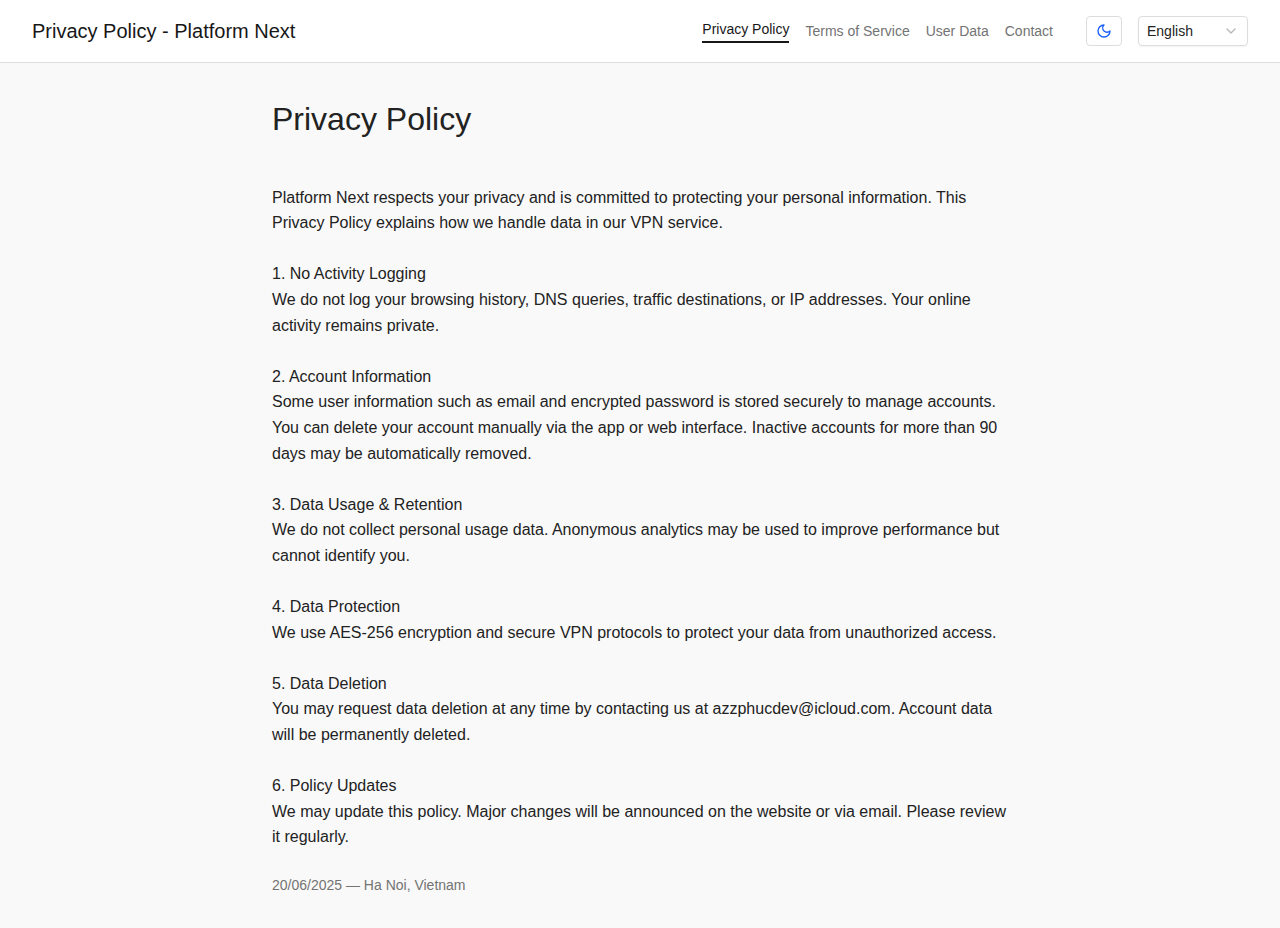
<file: index.html>
<!DOCTYPE html><html lang="en"><head><meta charSet="utf-8" data-next-head=""/><meta name="viewport" content="width=device-width" data-next-head=""/><title data-next-head="">None - PlatformNext</title><meta name="description" content="We do not collect or log user activity or browsing history" data-next-head=""/><meta property="og:type" content="website" data-next-head=""/><meta property="og:url" content="https://policy.platformnext.dev" data-next-head=""/><meta property="og:title" content="None - PlatformNext" data-next-head=""/><meta property="og:description" content="We do not collect or log user activity or browsing history" data-next-head=""/><meta property="og:image" content="https://policy.platformnext.dev/banner.png" data-next-head=""/><meta name="twitter:card" content="summary_large_image" data-next-head=""/><meta name="twitter:url" content="https://policy.platformnext.dev" data-next-head=""/><meta name="twitter:title" content="None - PlatformNext" data-next-head=""/><meta name="twitter:description" content="We do not collect or log user activity or browsing history" data-next-head=""/><meta name="twitter:image" content="https://policy.platformnext.dev/banner.png" data-next-head=""/><link rel="icon" href="/favicon.ico" data-next-head=""/><link rel="apple-touch-icon" sizes="180x180" href="/apple-touch-icon.png" data-next-head=""/><link rel="icon" type="image/png" sizes="32x32" href="/favicon-32x32.png" data-next-head=""/><link rel="icon" type="image/png" sizes="16x16" href="/favicon-16x16.png" data-next-head=""/><link rel="manifest" href="/site.webmanifest" data-next-head=""/><link rel="preload" href="/_next/static/css/c3213ff8b4beeea8.css" as="style"/><link rel="stylesheet" href="/_next/static/css/c3213ff8b4beeea8.css" data-n-g=""/><noscript data-n-css=""></noscript><script defer="" nomodule="" src="/_next/static/chunks/polyfills-42372ed130431b0a.js"></script><script src="/_next/static/chunks/webpack-a91c5b7bfa5e5954.js" defer=""></script><script src="/_next/static/chunks/framework-f75312fc4004b783.js" defer=""></script><script src="/_next/static/chunks/main-44188fb0539760d9.js" defer=""></script><script src="/_next/static/chunks/pages/_app-5213f820ed30f7d5.js" defer=""></script><script src="/_next/static/chunks/230-5443ad96548554c5.js" defer=""></script><script src="/_next/static/chunks/9-ebe08e102e72ec83.js" defer=""></script><script src="/_next/static/chunks/107-8e88934cc4bc4696.js" defer=""></script><script src="/_next/static/chunks/pages/index-86bc6dfc2fb45b89.js" defer=""></script><script src="/_next/static/8Y32rsmeikubbNpSwcjH0/_buildManifest.js" defer=""></script><script src="/_next/static/8Y32rsmeikubbNpSwcjH0/_ssgManifest.js" defer=""></script></head><body><div id="__next"></div><script id="__NEXT_DATA__" type="application/json">{"props":{"pageProps":{}},"page":"/","query":{},"buildId":"8Y32rsmeikubbNpSwcjH0","nextExport":true,"autoExport":true,"isFallback":false,"scriptLoader":[]}</script></body></html>
</file>
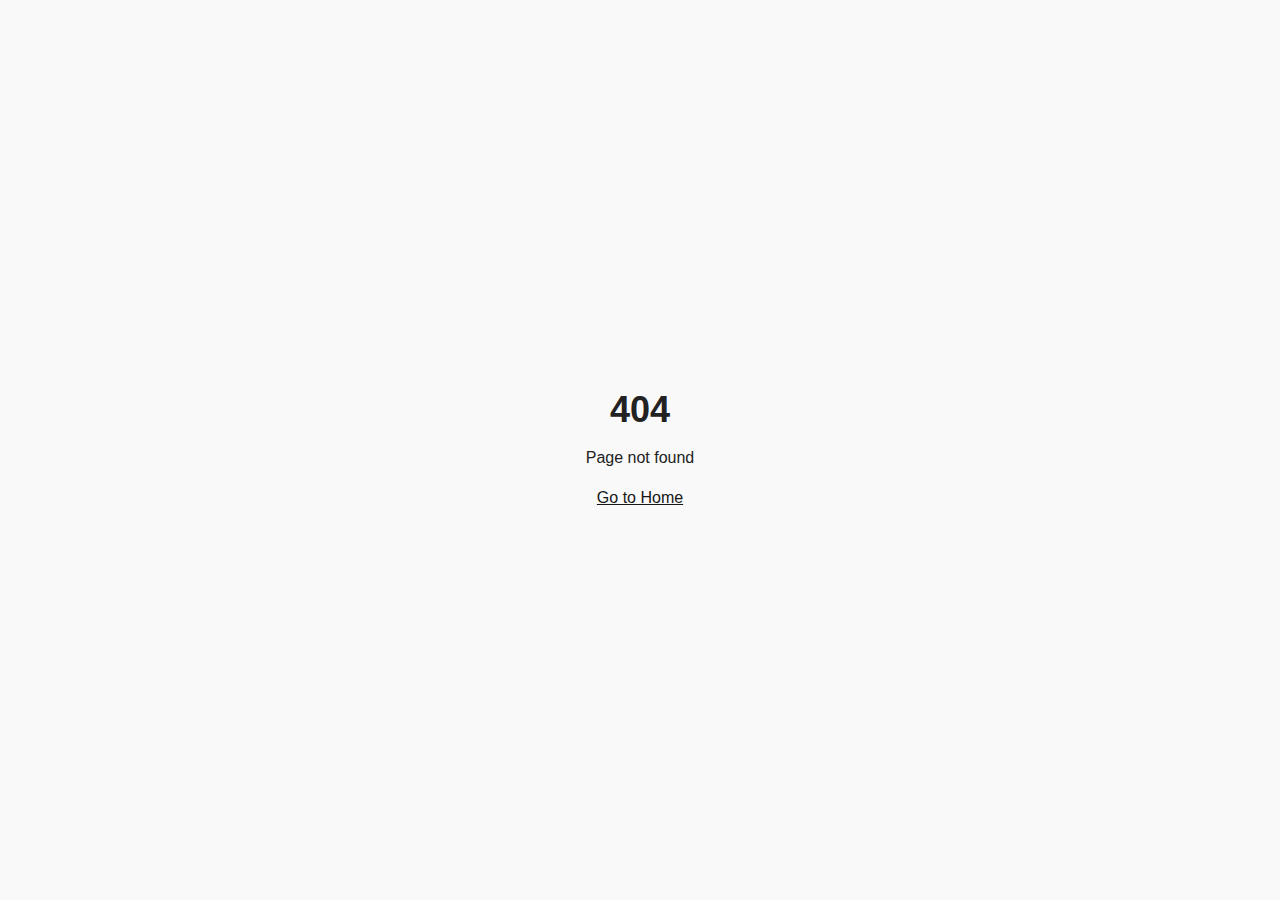
<file: 404/index.html>
<!DOCTYPE html><html lang="en"><head><meta charSet="utf-8" data-next-head=""/><meta name="viewport" content="width=device-width" data-next-head=""/><title data-next-head="">404 - Page Not Found - PlatformNext</title><meta name="description" content="We do not collect or log user activity or browsing history" data-next-head=""/><meta property="og:type" content="website" data-next-head=""/><meta property="og:url" content="https://policy.platformnext.dev" data-next-head=""/><meta property="og:title" content="404 - Page Not Found - PlatformNext" data-next-head=""/><meta property="og:description" content="We do not collect or log user activity or browsing history" data-next-head=""/><meta property="og:image" content="https://policy.platformnext.dev/banner.png" data-next-head=""/><meta name="twitter:card" content="summary_large_image" data-next-head=""/><meta name="twitter:url" content="https://policy.platformnext.dev" data-next-head=""/><meta name="twitter:title" content="404 - Page Not Found - PlatformNext" data-next-head=""/><meta name="twitter:description" content="We do not collect or log user activity or browsing history" data-next-head=""/><meta name="twitter:image" content="https://policy.platformnext.dev/banner.png" data-next-head=""/><link rel="icon" href="/favicon.ico" data-next-head=""/><link rel="apple-touch-icon" sizes="180x180" href="/apple-touch-icon.png" data-next-head=""/><link rel="icon" type="image/png" sizes="32x32" href="/favicon-32x32.png" data-next-head=""/><link rel="icon" type="image/png" sizes="16x16" href="/favicon-16x16.png" data-next-head=""/><link rel="manifest" href="/site.webmanifest" data-next-head=""/><link rel="preload" href="/_next/static/css/c3213ff8b4beeea8.css" as="style"/><link rel="stylesheet" href="/_next/static/css/c3213ff8b4beeea8.css" data-n-g=""/><noscript data-n-css=""></noscript><script defer="" nomodule="" src="/_next/static/chunks/polyfills-42372ed130431b0a.js"></script><script src="/_next/static/chunks/webpack-a91c5b7bfa5e5954.js" defer=""></script><script src="/_next/static/chunks/framework-f75312fc4004b783.js" defer=""></script><script src="/_next/static/chunks/main-44188fb0539760d9.js" defer=""></script><script src="/_next/static/chunks/pages/_app-5213f820ed30f7d5.js" defer=""></script><script src="/_next/static/chunks/230-5443ad96548554c5.js" defer=""></script><script src="/_next/static/chunks/pages/404-1ef84c9545a01efe.js" defer=""></script><script src="/_next/static/8Y32rsmeikubbNpSwcjH0/_buildManifest.js" defer=""></script><script src="/_next/static/8Y32rsmeikubbNpSwcjH0/_ssgManifest.js" defer=""></script></head><body><div id="__next"><div class="min-h-screen flex flex-col items-center justify-center text-center p-4"><h1 class="text-4xl font-bold mb-4">404</h1><p class="mb-4">Page not found</p><a class="text-primary underline" href="/">Go to Home</a></div></div><script id="__NEXT_DATA__" type="application/json">{"props":{"pageProps":{}},"page":"/404","query":{},"buildId":"8Y32rsmeikubbNpSwcjH0","nextExport":true,"autoExport":true,"isFallback":false,"scriptLoader":[]}</script></body></html>
</file>
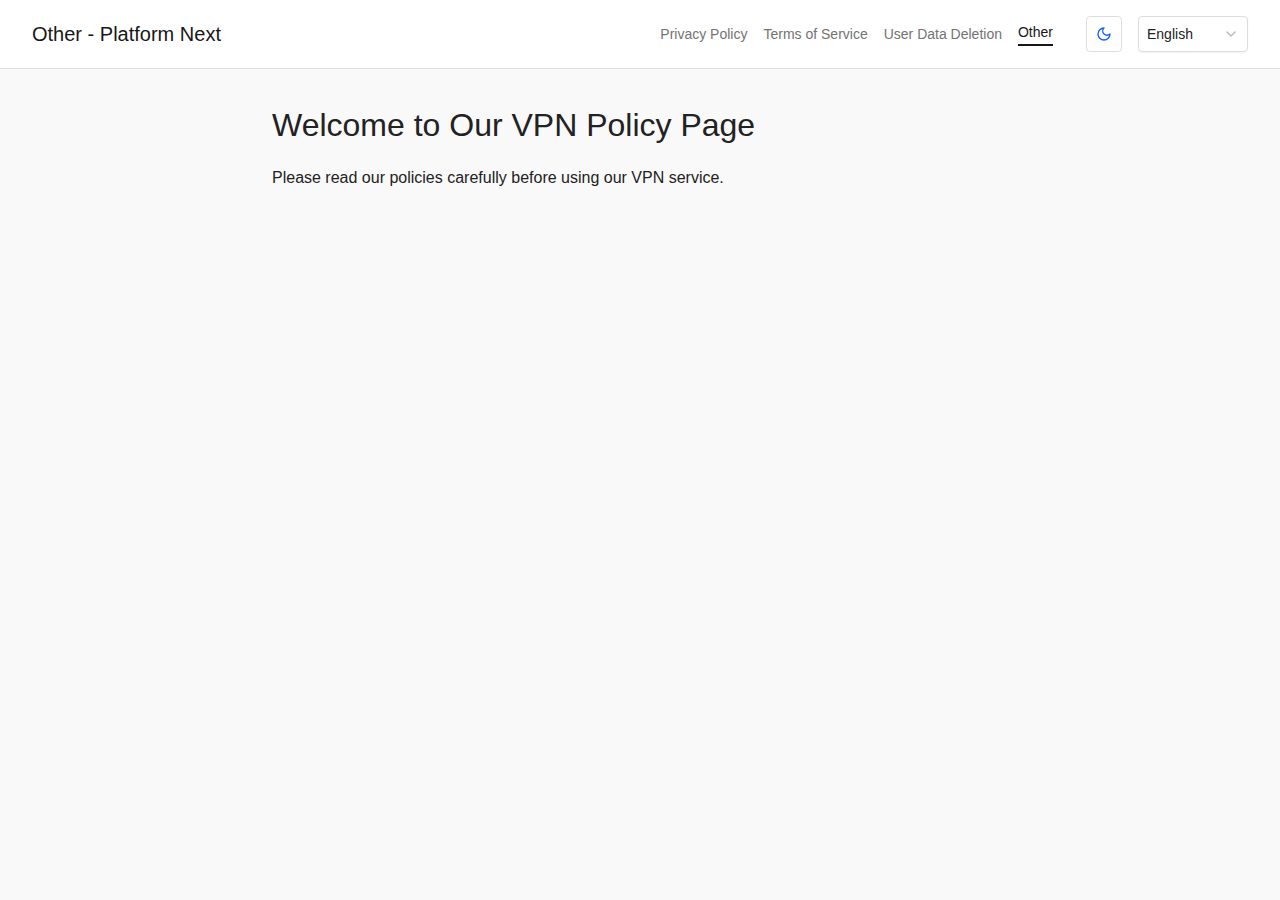
<file: about/index.html>
<!DOCTYPE html><html lang="en"><head><meta charSet="utf-8" data-next-head=""/><meta name="viewport" content="width=device-width" data-next-head=""/><link rel="preload" href="/_next/static/css/dbcc7372b59f2213.css" as="style"/><link rel="stylesheet" href="/_next/static/css/dbcc7372b59f2213.css" data-n-g=""/><noscript data-n-css=""></noscript><script defer="" nomodule="" src="/_next/static/chunks/polyfills-42372ed130431b0a.js"></script><script src="/_next/static/chunks/webpack-a91c5b7bfa5e5954.js" defer=""></script><script src="/_next/static/chunks/framework-f75312fc4004b783.js" defer=""></script><script src="/_next/static/chunks/main-44188fb0539760d9.js" defer=""></script><script src="/_next/static/chunks/pages/_app-b9bbc693c07ab417.js" defer=""></script><script src="/_next/static/chunks/230-5443ad96548554c5.js" defer=""></script><script src="/_next/static/chunks/9-ebe08e102e72ec83.js" defer=""></script><script src="/_next/static/chunks/107-4132dbcd6686bf9d.js" defer=""></script><script src="/_next/static/chunks/pages/about-e6fdc8307e29548a.js" defer=""></script><script src="/_next/static/QdiDQ6Kvgf3uyLh4x75jS/_buildManifest.js" defer=""></script><script src="/_next/static/QdiDQ6Kvgf3uyLh4x75jS/_ssgManifest.js" defer=""></script></head><body><div id="__next"></div><script id="__NEXT_DATA__" type="application/json">{"props":{"pageProps":{}},"page":"/about","query":{},"buildId":"QdiDQ6Kvgf3uyLh4x75jS","nextExport":true,"autoExport":true,"isFallback":false,"scriptLoader":[]}</script></body></html>
</file>
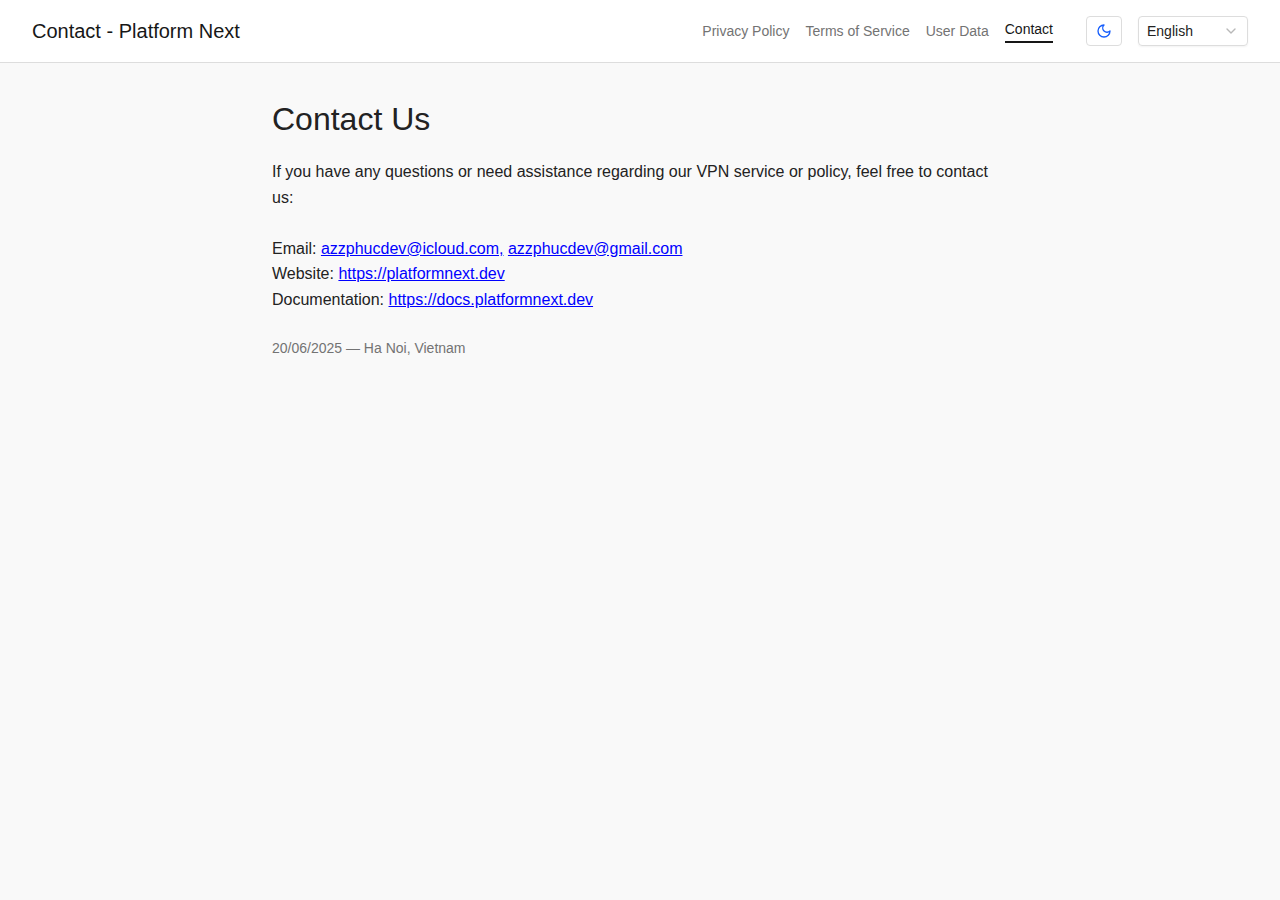
<file: contact/index.html>
<!DOCTYPE html><html lang="en"><head><meta charSet="utf-8" data-next-head=""/><meta name="viewport" content="width=device-width" data-next-head=""/><title data-next-head="">Contact Us - PlatformNext</title><meta name="description" content="We do not collect or log user activity or browsing history" data-next-head=""/><meta property="og:type" content="website" data-next-head=""/><meta property="og:url" content="https://policy.platformnext.dev" data-next-head=""/><meta property="og:title" content="Contact Us - PlatformNext" data-next-head=""/><meta property="og:description" content="We do not collect or log user activity or browsing history" data-next-head=""/><meta property="og:image" content="https://policy.platformnext.dev/banner.png" data-next-head=""/><meta name="twitter:card" content="summary_large_image" data-next-head=""/><meta name="twitter:url" content="https://policy.platformnext.dev" data-next-head=""/><meta name="twitter:title" content="Contact Us - PlatformNext" data-next-head=""/><meta name="twitter:description" content="We do not collect or log user activity or browsing history" data-next-head=""/><meta name="twitter:image" content="https://policy.platformnext.dev/banner.png" data-next-head=""/><link rel="icon" href="/favicon.ico" data-next-head=""/><link rel="apple-touch-icon" sizes="180x180" href="/apple-touch-icon.png" data-next-head=""/><link rel="icon" type="image/png" sizes="32x32" href="/favicon-32x32.png" data-next-head=""/><link rel="icon" type="image/png" sizes="16x16" href="/favicon-16x16.png" data-next-head=""/><link rel="manifest" href="/site.webmanifest" data-next-head=""/><link rel="preload" href="/_next/static/css/c3213ff8b4beeea8.css" as="style"/><link rel="stylesheet" href="/_next/static/css/c3213ff8b4beeea8.css" data-n-g=""/><noscript data-n-css=""></noscript><script defer="" nomodule="" src="/_next/static/chunks/polyfills-42372ed130431b0a.js"></script><script src="/_next/static/chunks/webpack-a91c5b7bfa5e5954.js" defer=""></script><script src="/_next/static/chunks/framework-f75312fc4004b783.js" defer=""></script><script src="/_next/static/chunks/main-44188fb0539760d9.js" defer=""></script><script src="/_next/static/chunks/pages/_app-5213f820ed30f7d5.js" defer=""></script><script src="/_next/static/chunks/230-5443ad96548554c5.js" defer=""></script><script src="/_next/static/chunks/9-ebe08e102e72ec83.js" defer=""></script><script src="/_next/static/chunks/107-8e88934cc4bc4696.js" defer=""></script><script src="/_next/static/chunks/pages/contact-cda917b68f239953.js" defer=""></script><script src="/_next/static/8Y32rsmeikubbNpSwcjH0/_buildManifest.js" defer=""></script><script src="/_next/static/8Y32rsmeikubbNpSwcjH0/_ssgManifest.js" defer=""></script></head><body><div id="__next"></div><script id="__NEXT_DATA__" type="application/json">{"props":{"pageProps":{}},"page":"/contact","query":{},"buildId":"8Y32rsmeikubbNpSwcjH0","nextExport":true,"autoExport":true,"isFallback":false,"scriptLoader":[]}</script></body></html>
</file>
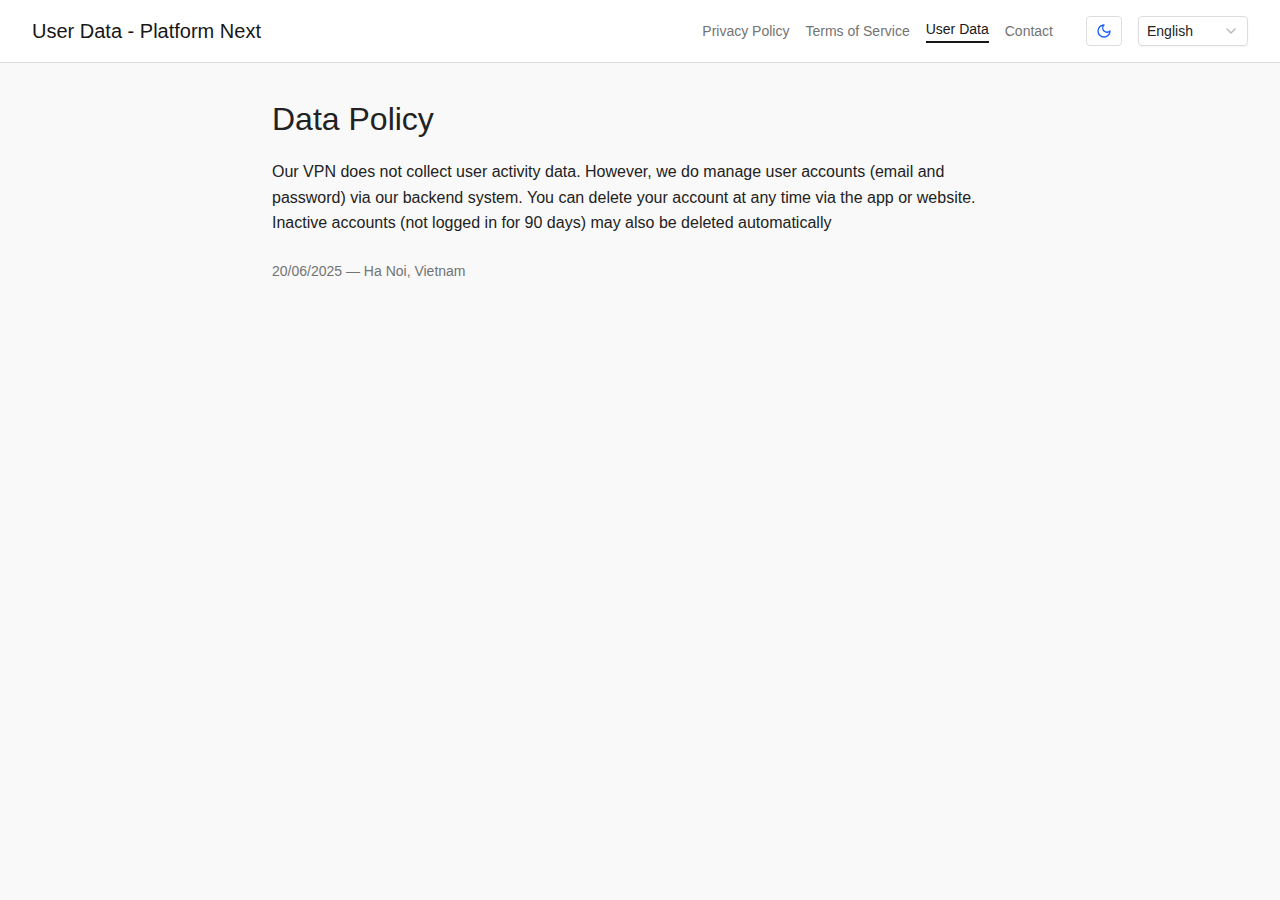
<file: data-deletion/index.html>
<!DOCTYPE html><html lang="en"><head><meta charSet="utf-8" data-next-head=""/><meta name="viewport" content="width=device-width" data-next-head=""/><title data-next-head="">Data Policy - PlatformNext</title><meta name="description" content="We do not collect or log user activity or browsing history" data-next-head=""/><meta property="og:type" content="website" data-next-head=""/><meta property="og:url" content="https://policy.platformnext.dev" data-next-head=""/><meta property="og:title" content="Data Policy - PlatformNext" data-next-head=""/><meta property="og:description" content="We do not collect or log user activity or browsing history" data-next-head=""/><meta property="og:image" content="https://policy.platformnext.dev/banner.png" data-next-head=""/><meta name="twitter:card" content="summary_large_image" data-next-head=""/><meta name="twitter:url" content="https://policy.platformnext.dev" data-next-head=""/><meta name="twitter:title" content="Data Policy - PlatformNext" data-next-head=""/><meta name="twitter:description" content="We do not collect or log user activity or browsing history" data-next-head=""/><meta name="twitter:image" content="https://policy.platformnext.dev/banner.png" data-next-head=""/><link rel="icon" href="/favicon.ico" data-next-head=""/><link rel="apple-touch-icon" sizes="180x180" href="/apple-touch-icon.png" data-next-head=""/><link rel="icon" type="image/png" sizes="32x32" href="/favicon-32x32.png" data-next-head=""/><link rel="icon" type="image/png" sizes="16x16" href="/favicon-16x16.png" data-next-head=""/><link rel="manifest" href="/site.webmanifest" data-next-head=""/><link rel="preload" href="/_next/static/css/c3213ff8b4beeea8.css" as="style"/><link rel="stylesheet" href="/_next/static/css/c3213ff8b4beeea8.css" data-n-g=""/><noscript data-n-css=""></noscript><script defer="" nomodule="" src="/_next/static/chunks/polyfills-42372ed130431b0a.js"></script><script src="/_next/static/chunks/webpack-a91c5b7bfa5e5954.js" defer=""></script><script src="/_next/static/chunks/framework-f75312fc4004b783.js" defer=""></script><script src="/_next/static/chunks/main-44188fb0539760d9.js" defer=""></script><script src="/_next/static/chunks/pages/_app-5213f820ed30f7d5.js" defer=""></script><script src="/_next/static/chunks/230-5443ad96548554c5.js" defer=""></script><script src="/_next/static/chunks/9-ebe08e102e72ec83.js" defer=""></script><script src="/_next/static/chunks/107-8e88934cc4bc4696.js" defer=""></script><script src="/_next/static/chunks/pages/data-deletion-58319c1d4d195b50.js" defer=""></script><script src="/_next/static/8Y32rsmeikubbNpSwcjH0/_buildManifest.js" defer=""></script><script src="/_next/static/8Y32rsmeikubbNpSwcjH0/_ssgManifest.js" defer=""></script></head><body><div id="__next"></div><script id="__NEXT_DATA__" type="application/json">{"props":{"pageProps":{}},"page":"/data-deletion","query":{},"buildId":"8Y32rsmeikubbNpSwcjH0","nextExport":true,"autoExport":true,"isFallback":false,"scriptLoader":[]}</script></body></html>
</file>
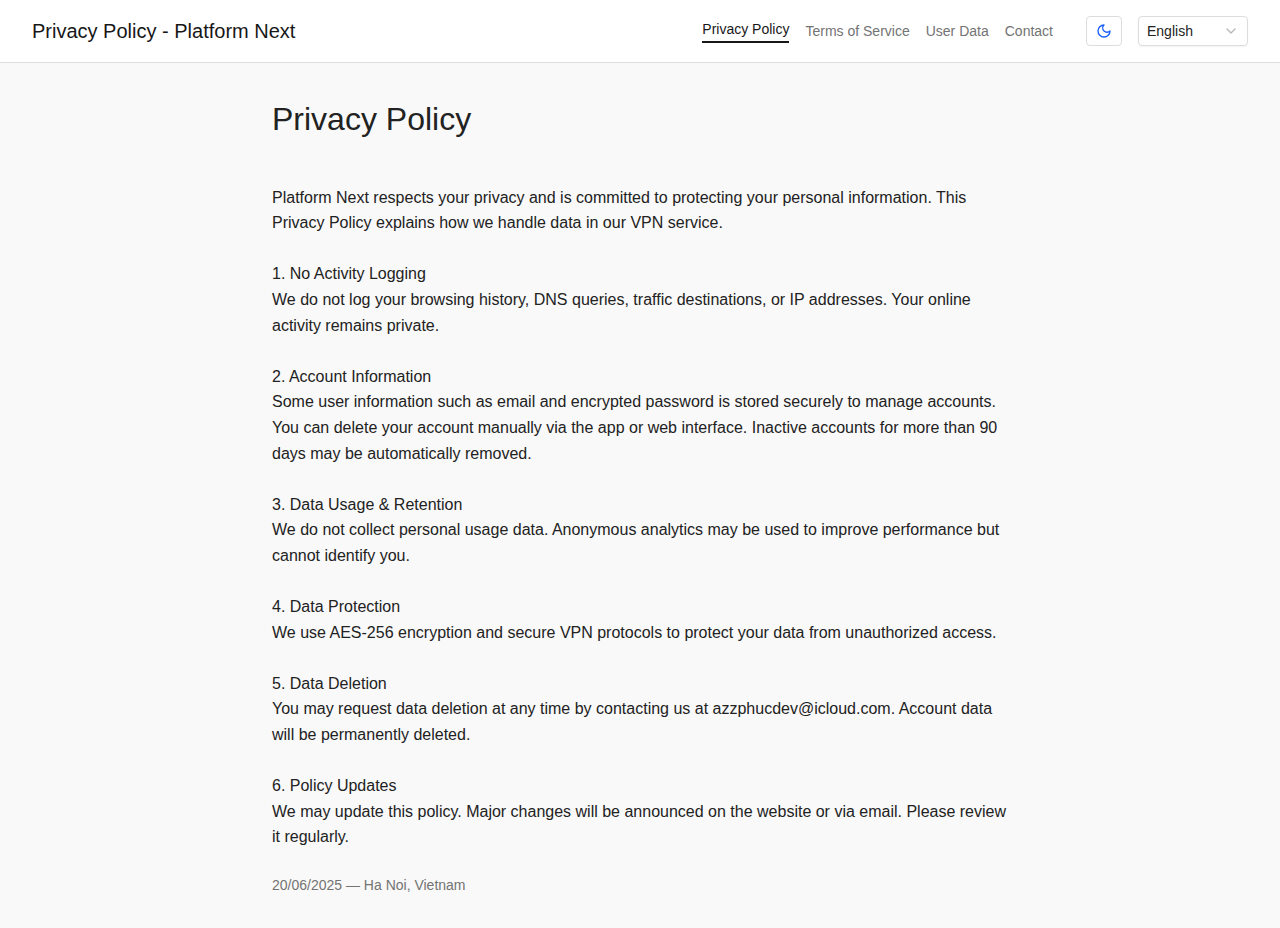
<file: privacy/index.html>
<!DOCTYPE html><html lang="en"><head><meta charSet="utf-8" data-next-head=""/><meta name="viewport" content="width=device-width" data-next-head=""/><title data-next-head="">Privacy Policy - PlatformNext</title><meta name="description" content="We do not collect or log user activity or browsing history" data-next-head=""/><meta property="og:type" content="website" data-next-head=""/><meta property="og:url" content="https://policy.platformnext.dev" data-next-head=""/><meta property="og:title" content="Privacy Policy - PlatformNext" data-next-head=""/><meta property="og:description" content="We do not collect or log user activity or browsing history" data-next-head=""/><meta property="og:image" content="https://policy.platformnext.dev/banner.png" data-next-head=""/><meta name="twitter:card" content="summary_large_image" data-next-head=""/><meta name="twitter:url" content="https://policy.platformnext.dev" data-next-head=""/><meta name="twitter:title" content="Privacy Policy - PlatformNext" data-next-head=""/><meta name="twitter:description" content="We do not collect or log user activity or browsing history" data-next-head=""/><meta name="twitter:image" content="https://policy.platformnext.dev/banner.png" data-next-head=""/><link rel="icon" href="/favicon.ico" data-next-head=""/><link rel="apple-touch-icon" sizes="180x180" href="/apple-touch-icon.png" data-next-head=""/><link rel="icon" type="image/png" sizes="32x32" href="/favicon-32x32.png" data-next-head=""/><link rel="icon" type="image/png" sizes="16x16" href="/favicon-16x16.png" data-next-head=""/><link rel="manifest" href="/site.webmanifest" data-next-head=""/><link rel="preload" href="/_next/static/css/c3213ff8b4beeea8.css" as="style"/><link rel="stylesheet" href="/_next/static/css/c3213ff8b4beeea8.css" data-n-g=""/><noscript data-n-css=""></noscript><script defer="" nomodule="" src="/_next/static/chunks/polyfills-42372ed130431b0a.js"></script><script src="/_next/static/chunks/webpack-a91c5b7bfa5e5954.js" defer=""></script><script src="/_next/static/chunks/framework-f75312fc4004b783.js" defer=""></script><script src="/_next/static/chunks/main-44188fb0539760d9.js" defer=""></script><script src="/_next/static/chunks/pages/_app-5213f820ed30f7d5.js" defer=""></script><script src="/_next/static/chunks/230-5443ad96548554c5.js" defer=""></script><script src="/_next/static/chunks/9-ebe08e102e72ec83.js" defer=""></script><script src="/_next/static/chunks/107-8e88934cc4bc4696.js" defer=""></script><script src="/_next/static/chunks/pages/privacy-eb71edad3d440c6e.js" defer=""></script><script src="/_next/static/8Y32rsmeikubbNpSwcjH0/_buildManifest.js" defer=""></script><script src="/_next/static/8Y32rsmeikubbNpSwcjH0/_ssgManifest.js" defer=""></script></head><body><div id="__next"></div><script id="__NEXT_DATA__" type="application/json">{"props":{"pageProps":{}},"page":"/privacy","query":{},"buildId":"8Y32rsmeikubbNpSwcjH0","nextExport":true,"autoExport":true,"isFallback":false,"scriptLoader":[]}</script></body></html>
</file>
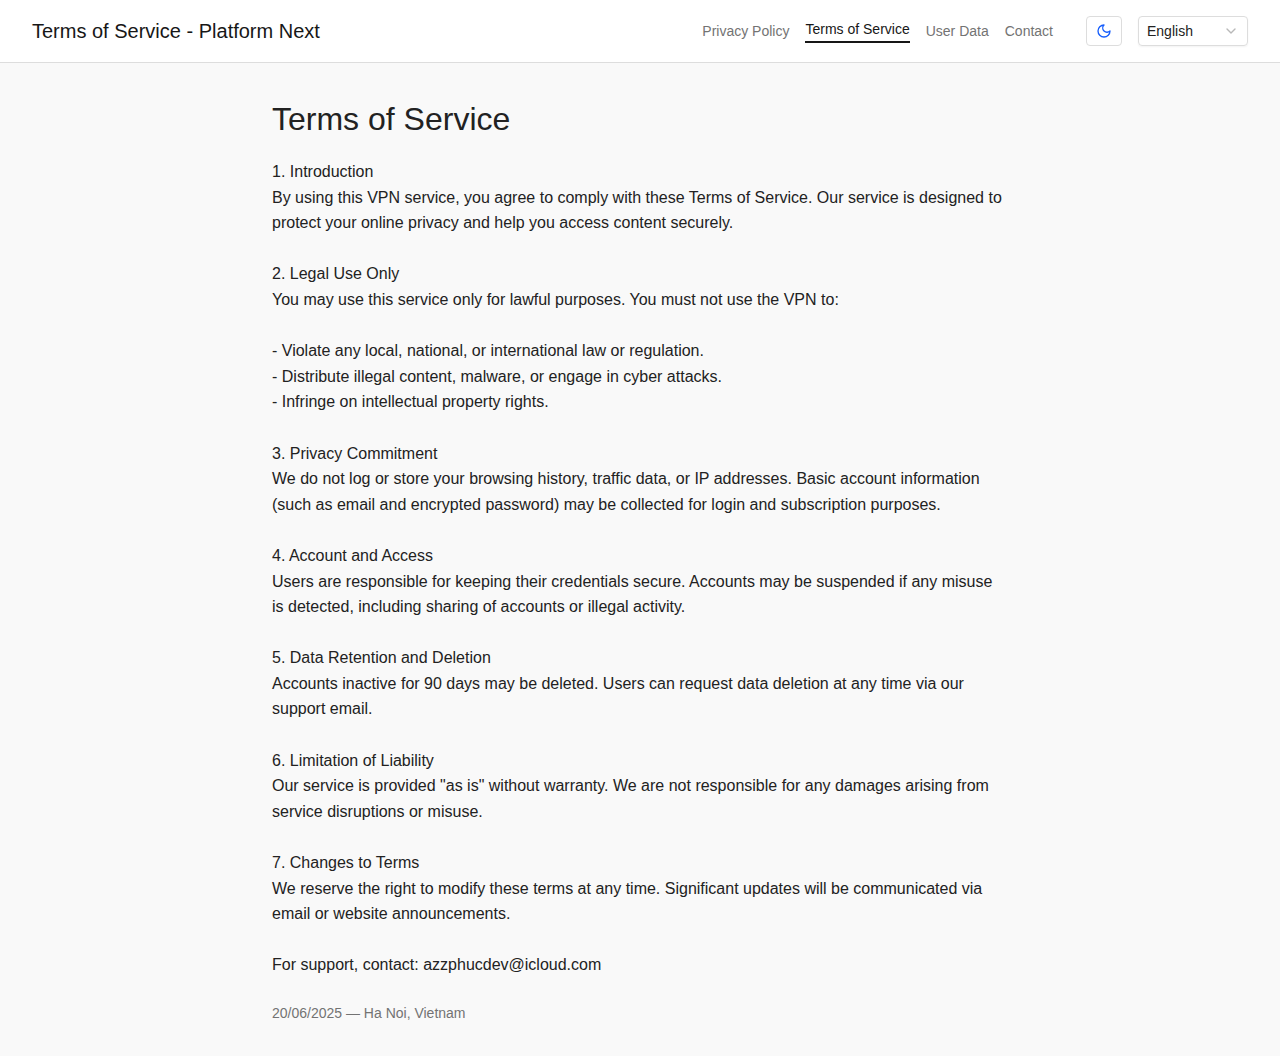
<file: terms/index.html>
<!DOCTYPE html><html lang="en"><head><meta charSet="utf-8" data-next-head=""/><meta name="viewport" content="width=device-width" data-next-head=""/><title data-next-head="">Terms of Service - PlatformNext</title><meta name="description" content="We do not collect or log user activity or browsing history" data-next-head=""/><meta property="og:type" content="website" data-next-head=""/><meta property="og:url" content="https://policy.platformnext.dev" data-next-head=""/><meta property="og:title" content="Terms of Service - PlatformNext" data-next-head=""/><meta property="og:description" content="We do not collect or log user activity or browsing history" data-next-head=""/><meta property="og:image" content="https://policy.platformnext.dev/banner.png" data-next-head=""/><meta name="twitter:card" content="summary_large_image" data-next-head=""/><meta name="twitter:url" content="https://policy.platformnext.dev" data-next-head=""/><meta name="twitter:title" content="Terms of Service - PlatformNext" data-next-head=""/><meta name="twitter:description" content="We do not collect or log user activity or browsing history" data-next-head=""/><meta name="twitter:image" content="https://policy.platformnext.dev/banner.png" data-next-head=""/><link rel="icon" href="/favicon.ico" data-next-head=""/><link rel="apple-touch-icon" sizes="180x180" href="/apple-touch-icon.png" data-next-head=""/><link rel="icon" type="image/png" sizes="32x32" href="/favicon-32x32.png" data-next-head=""/><link rel="icon" type="image/png" sizes="16x16" href="/favicon-16x16.png" data-next-head=""/><link rel="manifest" href="/site.webmanifest" data-next-head=""/><link rel="preload" href="/_next/static/css/c3213ff8b4beeea8.css" as="style"/><link rel="stylesheet" href="/_next/static/css/c3213ff8b4beeea8.css" data-n-g=""/><noscript data-n-css=""></noscript><script defer="" nomodule="" src="/_next/static/chunks/polyfills-42372ed130431b0a.js"></script><script src="/_next/static/chunks/webpack-a91c5b7bfa5e5954.js" defer=""></script><script src="/_next/static/chunks/framework-f75312fc4004b783.js" defer=""></script><script src="/_next/static/chunks/main-44188fb0539760d9.js" defer=""></script><script src="/_next/static/chunks/pages/_app-5213f820ed30f7d5.js" defer=""></script><script src="/_next/static/chunks/230-5443ad96548554c5.js" defer=""></script><script src="/_next/static/chunks/9-ebe08e102e72ec83.js" defer=""></script><script src="/_next/static/chunks/107-8e88934cc4bc4696.js" defer=""></script><script src="/_next/static/chunks/pages/terms-5869b81caf8dd23a.js" defer=""></script><script src="/_next/static/8Y32rsmeikubbNpSwcjH0/_buildManifest.js" defer=""></script><script src="/_next/static/8Y32rsmeikubbNpSwcjH0/_ssgManifest.js" defer=""></script></head><body><div id="__next"></div><script id="__NEXT_DATA__" type="application/json">{"props":{"pageProps":{}},"page":"/terms","query":{},"buildId":"8Y32rsmeikubbNpSwcjH0","nextExport":true,"autoExport":true,"isFallback":false,"scriptLoader":[]}</script></body></html>
</file>
